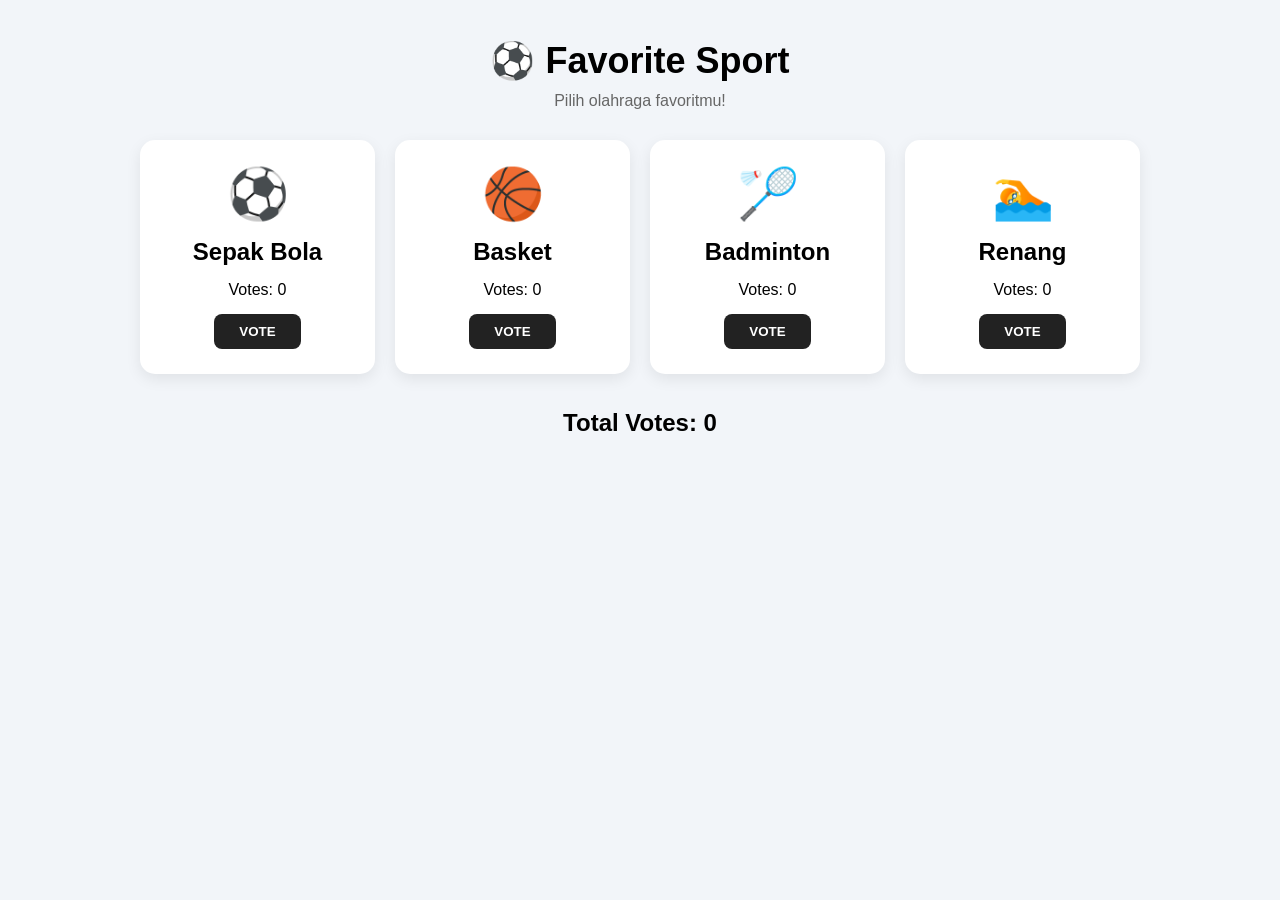
<file: TUGAS/bulanan-1/index.html>
<!DOCTYPE html>
<html lang="en">
<head>
    <meta charset="UTF-8">
    <meta name="viewport" content="width=device-width, initial-scale=1.0">
    <title>Favorite Sport Voting</title>

    <link rel="stylesheet" href="style.css">
</head>

<body>

    <div class="container">

        <h1>⚽ Favorite Sport</h1>
        <p>Pilih olahraga favoritmu!</p>

        <div class="cards">

            <div class="card">
                <div class="emoji">⚽</div>
                <h2>Sepak Bola</h2>
                <p>Votes: <span id="footballVotes">0</span></p>
                <button id="footballBtn">VOTE</button>
            </div>

            <div class="card">
                <div class="emoji">🏀</div>
                <h2>Basket</h2>
                <p>Votes: <span id="basketballVotes">0</span></p>
                <button id="basketballBtn">VOTE</button>
            </div>

            <div class="card">
                <div class="emoji">🏸</div>
                <h2>Badminton</h2>
                <p>Votes: <span id="badmintonVotes">0</span></p>
                <button id="badmintonBtn">VOTE</button>
            </div>

            <div class="card">
                <div class="emoji">🏊</div>
                <h2>Renang</h2>
                <p>Votes: <span id="swimmingVotes">0</span></p>
                <button id="swimmingBtn">VOTE</button>
            </div>

        </div>

        <h2>Total Votes: <span id="totalVotes">0</span></h2>

        <p id="message"></p>

    </div>

    <script src="script.js"></script>
</body>
</html>
</file>
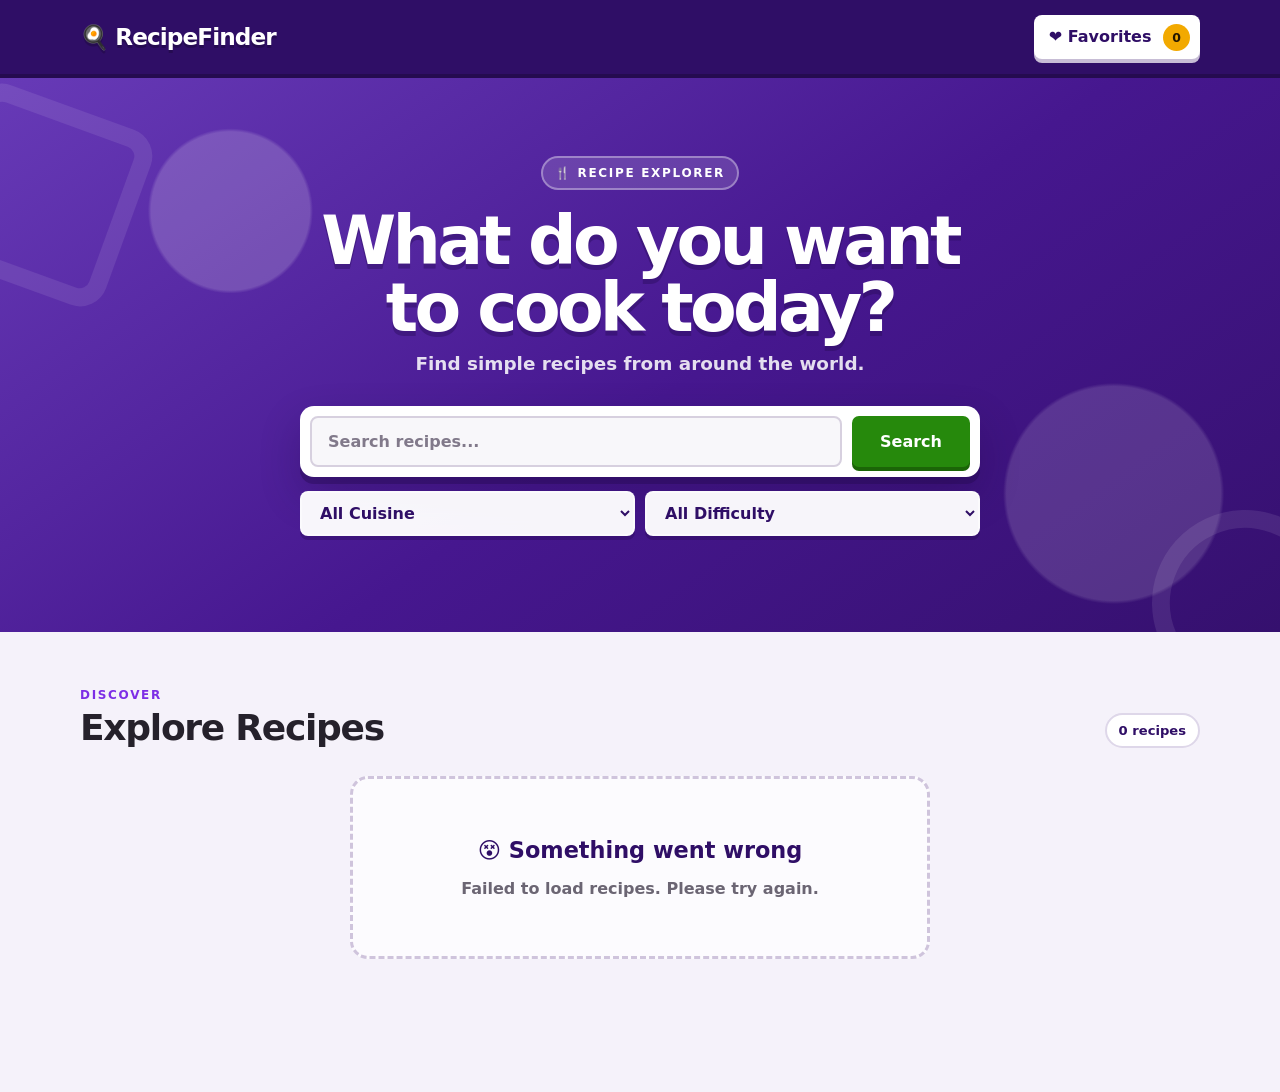
<file: TUGAS/bulanan-2/index.html>
<!DOCTYPE html>
<html lang="id">
<head>
  <meta charset="UTF-8">
  <meta name="viewport" content="width=device-width, initial-scale=1.0">
  <title>Recipe Finder</title>
  <link rel="stylesheet" href="style.css">
</head>
<body>
  <header class="navbar">
    <div class="container navbar-content">
      <a href="#" class="brand">🍳 RecipeFinder</a>
      <button id="favorite-button" class="favorite-button">
        ❤️ Favorites <span id="favorite-count">0</span>
      </button>
    </div>
  </header>

  <main>
    <section class="hero">
      <div class="container hero-content">
        <p class="eyebrow">🍴 RECIPE EXPLORER</p>
        <h1>What do you want to cook today?</h1>
        <p class="hero-description">Find simple recipes from around the world.</p>

        <form id="search-form" class="search-form">
          <input type="search" id="search-input" placeholder="Search recipes...">
          <button type="submit">Search</button>
        </form>

        <div class="filters">
          <select id="cuisine-filter">
            <option value="">All Cuisine</option>
          </select>
          <select id="difficulty-filter">
            <option value="">All Difficulty</option>
            <option value="Easy">Easy</option>
            <option value="Medium">Medium</option>
          </select>
        </div>
      </div>
    </section>

    <section class="recipes-section">
      <div class="container">
        <div class="section-header">
          <div>
            <p class="section-label">DISCOVER</p>
            <h2 id="section-title">Explore Recipes</h2>
          </div>
          <div class="results-summary">
            <p id="recipe-count" aria-live="polite">0 recipes</p>
            <button
              id="reset-filter-button"
              class="reset-filter-button"
              type="button"
              hidden
              aria-label="Reset search and filters"
              title="Reset search and filters"
            >
              <span class="reset-emoji" aria-hidden="true">🔄</span>
              <span>Reset</span>
            </button>
          </div>
        </div>

        <div id="loading-state" class="state-message">
          <span class="loader"></span>
          <p>Loading recipes...</p>
        </div>

        <div id="error-state" class="state-message" hidden>
          <h3>😵 Something went wrong</h3>
          <p>Failed to load recipes. Please try again.</p>
        </div>

        <div id="empty-state" class="state-message" hidden>
          <h3>🔍 Recipe not found</h3>
          <p>Try another keyword or filter.</p>
        </div>

        <div id="recipe-grid" class="recipe-grid" hidden></div>
      </div>
    </section>
  </main>

  <dialog id="recipe-dialog">
    <button id="close-dialog" class="close-dialog" aria-label="Close">×</button>
    <div id="dialog-content"></div>
  </dialog>

  <script src="script.js"></script>
</body>
</html>
</file>
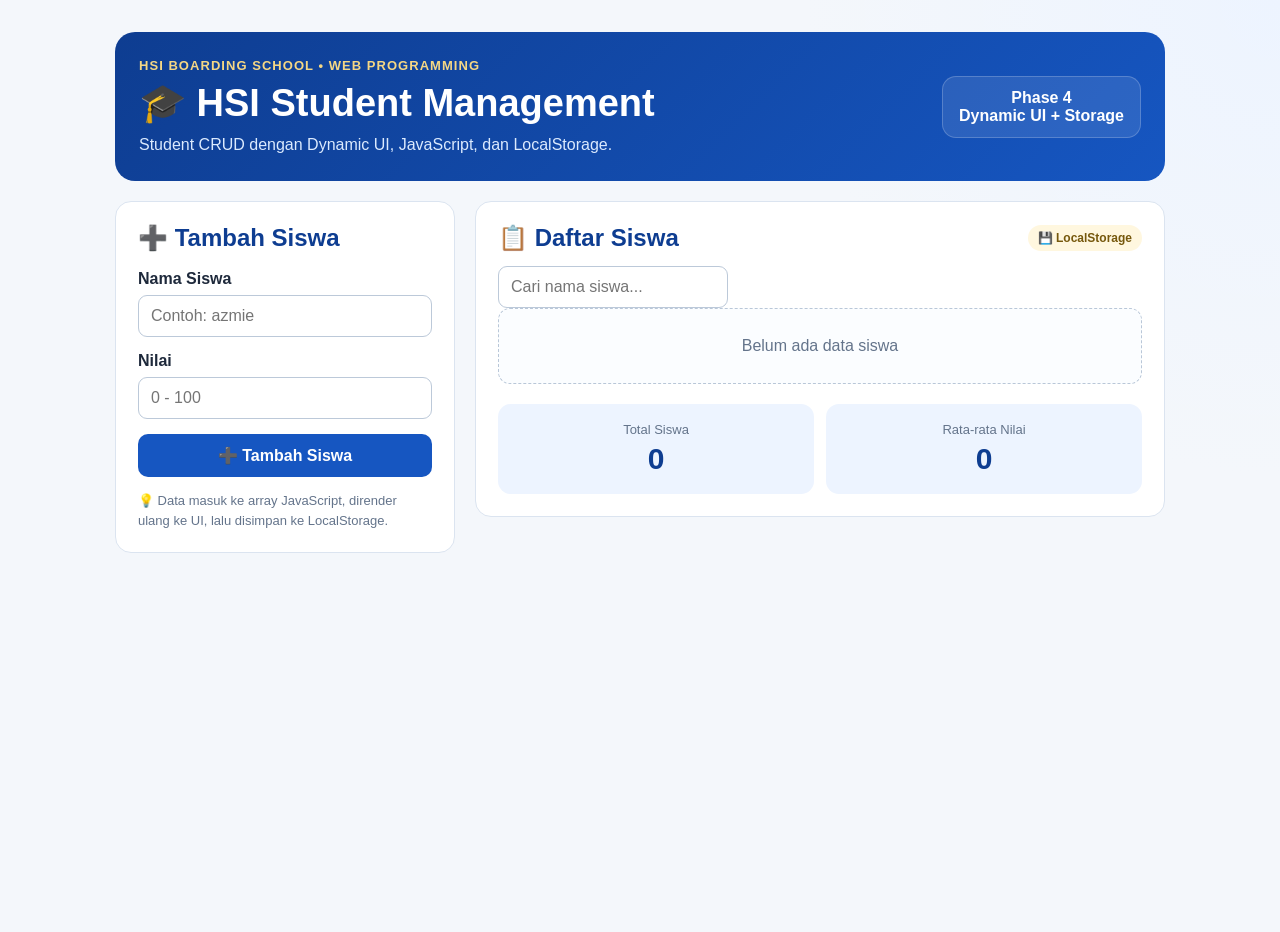
<file: TUGAS/tugas-3/index.html>
<!doctype html>
<html lang="id">
  <head>
    <meta charset="UTF-8" />
    <meta name="viewport" content="width=device-width, initial-scale=1.0" />
    <title>MANAGEMENT OF HSI STUDENTS</title>
    <style>
      :root {
        --blue: #1656c1;
        --blue-dark: #0e3d91;
        --blue-soft: #edf4ff;
        --gold: #b58b2f;
        --gold-soft: #fff7df;
        --white: #fff;
        --bg: #f4f7fb;
        --text: #1e293b;
        --muted: #64748b;
        --border: #dbe4f0;
        --danger: #c63737;
        --danger-soft: #fff0f0;
        --success: #18864b;
        --radius: 16px;
      }
      * {
        box-sizing: border-box;
      }
      body {
        margin: 0;
        min-height: 100vh;
        font-family: Arial, sans-serif;
        background: radial-gradient(circle at top right, #edf4ff 0, transparent 30%), var(--bg);
        color: var(--text);
      }
      button,
      input {
        font: inherit;
      }
      button {
        cursor: pointer;
      }
      .page {
        width: min(1050px, calc(100% - 30px));
        margin: 32px auto 50px;
      }
      .header {
        display: flex;
        justify-content: space-between;
        align-items: center;
        gap: 20px;
        padding: 24px;
        margin-bottom: 20px;
        color: var(--white);
        background: linear-gradient(135deg, var(--blue-dark), var(--blue));
        border-radius: 20px;
      }
      .school {
        display: inline-block;
        margin-bottom: 8px;
        font-size: 13px;
        font-weight: bold;
        letter-spacing: 0.08em;
        color: #f5d784;
      }
      .header h1 {
        margin: 0 0 8px;
        font-size: clamp(24px, 5vw, 38px);
      }
      .header p {
        margin: 0;
        max-width: 650px;
        line-height: 1.5;
        color: #dbeafe;
      }
      .phase-badge {
        flex-shrink: 0;
        padding: 12px 16px;
        border: 1px solid rgba(255, 255, 255, 0.2);
        border-radius: 14px;
        text-align: center;
        font-weight: bold;
        background: rgba(255, 255, 255, 0.1);
      }
      .concept-row {
        display: grid;
        grid-template-columns: repeat(4, 1fr);
        gap: 10px;
        margin-bottom: 20px;
      }
      .concept {
        padding: 13px;
        background: var(--white);
        border: 1px solid var(--border);
        border-radius: 13px;
        text-align: center;
        font-weight: bold;
        font-size: 14px;
      }
      .concept span {
        display: block;
        margin-top: 4px;
        color: var(--muted);
        font-size: 12px;
        font-weight: normal;
      }
      .app-grid {
        display: grid;
        grid-template-columns: 340px 1fr;
        gap: 20px;
        align-items: start;
      }
      .card {
        background: var(--white);
        border: 1px solid var(--border);
        border-radius: var(--radius);
        padding: 22px;
      }
      .card h2 {
        margin: 0 0 18px;
        color: var(--blue-dark);
      }
      label {
        display: block;
        margin-bottom: 7px;
        font-weight: bold;
      }
      input {
        width: 100%;
        padding: 11px 12px;
        margin-bottom: 15px;
        border: 1px solid #bcc9d9;
        border-radius: 9px;
        outline: none;
      }
      input:focus {
        border-color: var(--blue);
        box-shadow: 0 0 0 3px var(--blue-soft);
      }
      .primary-btn {
        width: 100%;
        padding: 12px;
        border: 0;
        border-radius: 10px;
        color: var(--white);
        background: var(--blue);
        font-weight: bold;
      }
      .primary-btn:hover {
        background: var(--blue-dark);
      }
      .cancel-btn {
        width: 100%;
        padding: 10px;
        margin-top: 9px;
        border: 1px solid var(--border);
        border-radius: 10px;
        color: var(--muted);
        background: #fff;
        font-weight: bold;
      }
      .form-note {
        margin: 14px 0 0;
        color: var(--muted);
        font-size: 13px;
        line-height: 1.5;
      }
      .alert {
        display: none;
        margin-bottom: 20px;
        padding: 12px 15px;
        border-radius: 10px;
        font-weight: bold;
      }
      .alert.show {
        display: block;
      }
      .alert.success {
        color: #126638;
        background: #ecfdf3;
        border: 1px solid #b7e4c9;
      }
      .alert.info {
        color: #76580c;
        background: var(--gold-soft);
        border: 1px solid #ead89c;
      }
      .list-header {
        display: flex;
        justify-content: space-between;
        align-items: center;
        gap: 10px;
        margin-bottom: 14px;
      }
      .list-header h2 {
        margin: 0;
      }
      .saved-status {
        padding: 6px 10px;
        border-radius: 999px;
        color: #76580c;
        background: var(--gold-soft);
        font-size: 12px;
        font-weight: bold;
      }
      .student-list {
        display: grid;
        gap: 10px;
      }
      .student-item {
        display: grid;
        grid-template-columns: 1fr auto auto;
        align-items: center;
        gap: 14px;
        padding: 14px;
        border: 1px solid var(--border);
        border-radius: 12px;
        background: #fbfdff;
      }
      .student-name {
        font-weight: bold;
      }
      .student-number {
        display: inline-block;
        margin-right: 7px;
        color: var(--gold);
      }
      .score {
        min-width: 58px;
        padding: 7px 10px;
        border-radius: 8px;
        text-align: center;
        font-weight: bold;
        color: var(--blue-dark);
        background: var(--blue-soft);
      }
      .action-buttons {
        display: flex;
        gap: 7px;
      }
      .edit-btn,
      .delete-btn {
        border: 0;
        border-radius: 8px;
        padding: 8px 10px;
        font-weight: bold;
      }
      .edit-btn {
        color: var(--blue-dark);
        background: var(--blue-soft);
      }
      .delete-btn {
        color: var(--danger);
        background: var(--danger-soft);
      }
      .empty {
        padding: 28px;
        border: 1px dashed #b9c7d8;
        border-radius: 12px;
        text-align: center;
        color: var(--muted);
        background: #fbfdff;
      }
      .stats {
        display: grid;
        grid-template-columns: repeat(2, 1fr);
        gap: 12px;
        margin-top: 20px;
      }
      .stat-box {
        padding: 18px;
        border-radius: 13px;
        text-align: center;
        color: var(--blue-dark);
        background: var(--blue-soft);
      }
      .stat-box span {
        display: block;
        margin-bottom: 5px;
        color: var(--muted);
        font-size: 13px;
      }
      .stat-box strong {
        font-size: 30px;
      }
      .search {
        max-width: 230px;
        margin: 0 !important;
      }
      @media (max-width: 800px) {
        .app-grid {
          grid-template-columns: 1fr;
        }
        .concept-row {
          grid-template-columns: repeat(2, 1fr);
        }
        .header {
          align-items: flex-start;
          flex-direction: column;
        }
      }
      @media (max-width: 520px) {
        .page {
          width: min(100% - 18px, 1050px);
          margin-top: 15px;
        }
        .concept-row {
          grid-template-columns: 1fr;
        }
        .list-header {
          align-items: stretch;
          flex-direction: column;
        }
        .search {
          max-width: none;
        }
        .student-item {
          grid-template-columns: 1fr auto;
        }
        .score {
          grid-column: 2;
          grid-row: 1;
        }
        .action-buttons {
          grid-column: 1/-1;
        }
        .action-buttons button {
          flex: 1;
        }
      }
    </style>
    <script src="./script.js" defer></script>
  </head>
  <body>
    <main class="page">
      <header class="header">
        <div>
          <span class="school">HSI BOARDING SCHOOL • WEB PROGRAMMING</span>
          <h1>🎓 HSI Student Management</h1>
          <p>Student CRUD dengan Dynamic UI, JavaScript, dan LocalStorage.</p>
        </div>
        <div class="phase-badge">Phase 4<br />Dynamic UI + Storage</div>
      </header>

      <div id="alertMessage" class="alert"></div>

      <section class="app-grid">
        <section class="card">
          <h2 id="formTitle">➕ Tambah Siswa</h2>
          <form id="studentForm">
            <label for="studentName">Nama Siswa</label>
            <input id="studentName" type="text" placeholder="Contoh: azmie" autocomplete="off" required />

            <label for="studentScore">Nilai</label>
            <input id="studentScore" type="number" min="0" max="100" placeholder="0 - 100" required />

            <button id="submitBtn" class="primary-btn" type="submit">➕ Tambah Siswa</button>
            <button id="cancelBtn" class="cancel-btn" type="button" hidden>Batal Edit</button>
          </form>
          <p class="form-note">
            💡 Data masuk ke array JavaScript, dirender ulang ke UI, lalu disimpan ke LocalStorage.
          </p>
        </section>

        <section class="card">
          <div class="list-header">
            <h2>📋 Daftar Siswa</h2>
            <span class="saved-status">💾 LocalStorage</span>
          </div>

          <input id="searchInput" class="search" type="search" placeholder="Cari nama siswa..." autocomplete="off" />

          <div id="studentList" class="student-list"></div>

          <div class="stats">
            <div class="stat-box"><span>Total Siswa</span><strong id="totalStudents">0</strong></div>
            <div class="stat-box"><span>Rata-rata Nilai</span><strong id="averageScore">0</strong></div>
          </div>
        </section>
      </section>
    </main>
  </body>
</html>
</file>
<file: TUGAS/bulanan-1/style.css>
* {
    box-sizing: border-box;
    margin: 0;
    padding: 0;
}

body {
    font-family: Arial, sans-serif;
    background: #f2f5f9;
    min-height: 100vh;
    padding: 40px 20px;
}

.container {
    max-width: 1000px;
    margin: auto;
    text-align: center;
}

h1 {
    font-size: 36px;
    margin-bottom: 10px;
}

.container > p {
    color: #666;
    margin-bottom: 30px;
}

.cards {
    display: grid;
    grid-template-columns: repeat(4, 1fr);
    gap: 20px;
}

.card {
    background: white;
    padding: 25px 15px;
    border-radius: 15px;
    box-shadow: 0 5px 15px rgba(0, 0, 0, 0.08);
}

.emoji {
    font-size: 50px;
    margin-bottom: 15px;
}

.card h2 {
    margin-bottom: 15px;
}

.card p {
    margin-bottom: 15px;
}

button {
    border: none;
    padding: 10px 25px;
    border-radius: 8px;
    background: #222;
    color: white;
    cursor: pointer;
    font-weight: bold;
}

button:hover {
    opacity: 0.8;
}

.container > h2 {
    margin-top: 35px;
}

#message {
    margin-top: 15px;
    font-weight: bold;
}

@media (max-width: 800px) {
    .cards {
        grid-template-columns: repeat(2, 1fr);
    }
}

@media (max-width: 500px) {
    .cards {
        grid-template-columns: 1fr;
    }
}
</file>
<file: TUGAS/bulanan-2/style.css>
:root {
  --purple: #46178f;
  --purple-dark: #2f0e66;
  --purple-light: #7d2ee6;
  --red: #e21b3c;
  --red-dark: #b3132f;
  --blue: #1368ce;
  --blue-dark: #0e4f9f;
  --gold: #f2a900;
  --gold-dark: #bd8300;
  --green: #26890c;
  --green-dark: #1b6507;
  --ink: #25212b;
  --muted: #6b6573;
  --surface: #ffffff;
  --page: #f5f2fa;
  --border: #ded7e9;
  --shadow: 0 5px 0 rgba(39, 13, 78, 0.14), 0 12px 30px rgba(39, 13, 78, 0.1);
  --font: "Arial Rounded MT Bold", "Nunito Sans", Nunito, Inter, system-ui, -apple-system, BlinkMacSystemFont, "Segoe UI", sans-serif;
}

* {
  box-sizing: border-box;
}

html {
  scroll-behavior: smooth;
}

body {
  min-width: 320px;
  margin: 0;
  background: var(--page);
  color: var(--ink);
  font-family: var(--font);
  font-weight: 600;
  -webkit-font-smoothing: antialiased;
}

button,
input,
select {
  font: inherit;
}

button,
select {
  cursor: pointer;
}

button,
input,
select,
a {
  -webkit-tap-highlight-color: transparent;
}

button:focus-visible,
input:focus-visible,
select:focus-visible,
a:focus-visible {
  outline: 4px solid #fff;
  outline-offset: 3px;
  box-shadow: 0 0 0 7px var(--blue);
}

.container {
  width: min(1120px, calc(100% - 40px));
  margin-inline: auto;
}

.navbar {
  position: relative;
  z-index: 10;
  background: var(--purple-dark);
  border-bottom: 4px solid rgba(0, 0, 0, 0.22);
}

.navbar-content {
  min-height: 74px;
  display: flex;
  align-items: center;
  justify-content: space-between;
  gap: 20px;
}

.brand {
  color: #fff;
  text-decoration: none;
  font-size: clamp(1.15rem, 2vw, 1.45rem);
  font-weight: 900;
  letter-spacing: -0.04em;
  text-shadow: 0 3px 0 rgba(0, 0, 0, 0.2);
}

.favorite-button {
  min-height: 44px;
  padding: 8px 10px 8px 15px;
  border: 0;
  border-radius: 8px;
  background: #fff;
  box-shadow: 0 4px 0 #c7bdd5;
  color: var(--purple-dark);
  font-weight: 900;
  transition: transform 120ms ease, box-shadow 120ms ease;
}

.favorite-button:hover {
  transform: translateY(-2px);
  box-shadow: 0 6px 0 #c7bdd5;
}

.favorite-button:active {
  transform: translateY(4px);
  box-shadow: 0 0 0 #c7bdd5;
}

#favorite-count {
  min-width: 27px;
  height: 27px;
  display: inline-flex;
  align-items: center;
  justify-content: center;
  margin-left: 6px;
  padding-inline: 6px;
  border-radius: 999px;
  background: var(--gold);
  color: #241700;
  font-size: 0.78rem;
  font-weight: 900;
}

.hero {
  position: relative;
  isolation: isolate;
  overflow: hidden;
  padding: 78px 0 96px;
  background:
    radial-gradient(circle at 18% 24%, rgba(255, 255, 255, 0.18) 0 7%, transparent 7.3%),
    radial-gradient(circle at 87% 75%, rgba(255, 255, 255, 0.14) 0 9%, transparent 9.3%),
    linear-gradient(145deg, #673ab7 0%, var(--purple) 54%, #35106e 100%);
  color: #fff;
}

.hero::before,
.hero::after {
  content: "";
  position: absolute;
  z-index: -1;
  width: 150px;
  height: 150px;
  border: 18px solid rgba(255, 255, 255, 0.09);
  transform: rotate(20deg);
}

.hero::before {
  top: 24px;
  left: -52px;
  border-radius: 28px;
}

.hero::after {
  right: -58px;
  bottom: -64px;
  border-radius: 50%;
}

.hero-content {
  max-width: 800px;
  text-align: center;
}

.eyebrow,
.section-label {
  margin: 0;
  font-size: 0.75rem;
  font-weight: 900;
  letter-spacing: 0.14em;
}

.eyebrow {
  width: fit-content;
  margin-inline: auto;
  padding: 8px 12px;
  border: 2px solid rgba(255, 255, 255, 0.35);
  border-radius: 999px;
  background: rgba(255, 255, 255, 0.14);
  color: #fff;
}

.hero h1 {
  max-width: 760px;
  margin: 18px auto 12px;
  font-size: clamp(2.35rem, 6vw, 4.25rem);
  font-weight: 900;
  line-height: 0.98;
  letter-spacing: -0.055em;
  text-wrap: balance;
  text-shadow: 0 5px 0 rgba(34, 8, 77, 0.35);
}

.hero-description {
  margin: 0;
  color: rgba(255, 255, 255, 0.86);
  font-size: clamp(1rem, 2vw, 1.15rem);
  font-weight: 700;
}

.search-form {
  max-width: 680px;
  display: flex;
  gap: 10px;
  margin: 32px auto 14px;
  padding: 10px;
  border-radius: 14px;
  background: #fff;
  box-shadow: 0 7px 0 rgba(34, 8, 77, 0.38), 0 18px 40px rgba(24, 5, 55, 0.24);
}

.search-form input {
  min-width: 0;
  flex: 1;
  padding: 14px 16px;
  border: 2px solid #d7d0df;
  border-radius: 8px;
  outline: none;
  background: #f8f7fa;
  color: var(--ink);
  font-weight: 700;
  transition: border-color 150ms ease, background 150ms ease;
}

.search-form input::placeholder {
  color: #81798a;
}

.search-form input:focus {
  border-color: var(--blue);
  background: #fff;
}

.search-form button,
.detail-button {
  border: 0;
  border-radius: 7px;
  color: #fff;
  font-weight: 900;
  transition: transform 100ms ease, filter 150ms ease, box-shadow 100ms ease;
}

.search-form button {
  min-width: 118px;
  padding: 0 24px;
  background: var(--green);
  box-shadow: 0 4px 0 var(--green-dark);
}

.search-form button:hover,
.detail-button:hover {
  filter: brightness(1.08);
  transform: translateY(-1px);
}

.search-form button:active,
.detail-button:active {
  transform: translateY(4px);
  box-shadow: none;
}

.filters {
  max-width: 680px;
  display: flex;
  justify-content: center;
  gap: 10px;
  margin-inline: auto;
}

.filters select {
  min-height: 44px;
  flex: 1;
  padding: 10px 38px 10px 14px;
  border: 2px solid rgba(255, 255, 255, 0.48);
  border-radius: 8px;
  background: rgba(255, 255, 255, 0.96);
  color: var(--purple-dark);
  font-weight: 800;
  box-shadow: 0 4px 0 rgba(35, 7, 76, 0.32);
}

.recipes-section {
  position: relative;
  min-height: 460px;
  padding: 56px 0 88px;
}

.section-header {
  display: flex;
  align-items: end;
  justify-content: space-between;
  gap: 24px;
  margin-bottom: 28px;
}

.section-label {
  color: var(--purple-light);
}

.section-header h2 {
  margin: 5px 0 0;
  font-size: clamp(1.7rem, 3vw, 2.25rem);
  font-weight: 900;
  letter-spacing: -0.035em;
}

#recipe-count {
  margin: 0;
  padding: 8px 12px;
  border: 2px solid var(--border);
  border-radius: 999px;
  background: #fff;
  color: var(--purple-dark);
  font-size: 0.82rem;
  font-weight: 900;
  white-space: nowrap;
}

.results-summary {
  display: flex;
  align-items: center;
  gap: 10px;
}

.reset-filter-button {
  display: inline-flex;
  align-items: center;
  justify-content: center;
  gap: 5px;
  min-height: 30px;
  padding: 5px 9px;
  border: 2px solid var(--border);
  border-radius: 7px;
  background: #fff;
  box-shadow: 0 4px 0 #c6bdcf;
  color: var(--purple-dark);
  font: inherit;
  font-size: 0.75rem;
  font-weight: 900;
  cursor: pointer;
  transition: filter 150ms ease, transform 100ms ease, box-shadow 100ms ease;
}

.reset-filter-button:hover {
  filter: brightness(1.03);
  transform: translateY(-1px);
}

.reset-filter-button:hover .reset-emoji {
  transform: rotate(-25deg) scale(1.18);
}

.reset-filter-button:active {
  box-shadow: none;
  transform: translateY(4px);
}

.reset-filter-button[hidden] {
  display: none;
}

.reset-emoji {
  display: inline-block;
  transform-origin: center;
  transition: transform 180ms ease;
}

.recipe-grid {
  display: grid;
  grid-template-columns: repeat(auto-fill, minmax(245px, 1fr));
  gap: 24px;
}

.recipe-card {
  position: relative;
  overflow: hidden;
  display: flex;
  flex-direction: column;
  border: 0;
  border-radius: 14px;
  background: var(--surface);
  box-shadow: var(--shadow);
  transition: transform 180ms ease, box-shadow 180ms ease;
}

.recipe-card::before {
  content: "";
  position: absolute;
  z-index: 2;
  inset: 0 0 auto;
  height: 7px;
  background: var(--red);
}

.recipe-card:nth-child(4n + 2)::before {
  background: var(--blue);
}

.recipe-card:nth-child(4n + 3)::before {
  background: var(--gold);
}

.recipe-card:nth-child(4n + 4)::before {
  background: var(--green);
}

.recipe-card:hover {
  transform: translateY(-7px) rotate(-0.25deg);
  box-shadow: 0 8px 0 rgba(39, 13, 78, 0.14), 0 20px 40px rgba(39, 13, 78, 0.16);
}

.recipe-card:nth-child(even):hover {
  transform: translateY(-7px) rotate(0.25deg);
}

.recipe-image {
  width: 100%;
  height: 190px;
  display: block;
  object-fit: cover;
  background: #e7e0ef;
}

.recipe-body {
  flex: 1;
  display: flex;
  flex-direction: column;
  padding: 19px;
}

.recipe-cuisine {
  width: fit-content;
  display: inline-block;
  margin-bottom: 8px;
  padding: 5px 8px;
  border-radius: 5px;
  background: #eee5ff;
  color: var(--purple);
  font-size: 0.68rem;
  font-weight: 900;
  letter-spacing: 0.07em;
  text-transform: uppercase;
}

.recipe-title {
  margin: 0 0 13px;
  font-size: 1.12rem;
  font-weight: 900;
  line-height: 1.25;
}

.recipe-meta {
  display: flex;
  flex-wrap: wrap;
  gap: 7px;
  margin-bottom: 18px;
  color: #5c5663;
  font-size: 0.75rem;
  font-weight: 800;
}

.recipe-meta span {
  padding: 5px 7px;
  border-radius: 5px;
  background: #f1eef5;
}

.recipe-actions {
  display: flex;
  gap: 9px;
  margin-top: auto;
}

.detail-button {
  min-height: 42px;
  flex: 1;
  padding: 10px;
  background: var(--blue);
  box-shadow: 0 4px 0 var(--blue-dark);
}

.like-button {
  width: 44px;
  min-height: 42px;
  border: 2px solid #d6cede;
  border-radius: 7px;
  background: #fff;
  box-shadow: 0 4px 0 #c6bdcf;
  color: var(--red);
  font-size: 1.25rem;
  transition: transform 100ms ease, background 150ms ease, box-shadow 100ms ease;
}

.like-button:hover {
  background: #fff0f3;
  transform: translateY(-1px);
}

.like-button:active {
  transform: translateY(4px);
  box-shadow: none;
}

.state-message {
  max-width: 580px;
  margin-inline: auto;
  padding: 58px 24px;
  border: 3px dashed #cfc4dc;
  border-radius: 18px;
  background: rgba(255, 255, 255, 0.7);
  text-align: center;
  color: var(--muted);
}

.state-message h3 {
  margin: 0 0 8px;
  color: var(--purple-dark);
  font-size: 1.4rem;
  font-weight: 900;
}

.state-message p {
  margin-bottom: 0;
}

.loader {
  width: 44px;
  height: 44px;
  display: inline-block;
  border: 6px solid #ded4ed;
  border-top-color: var(--purple);
  border-radius: 50%;
  animation: spin 0.8s linear infinite;
}

@keyframes spin {
  to {
    transform: rotate(360deg);
  }
}

dialog {
  width: min(720px, calc(100% - 28px));
  max-height: min(90vh, 860px);
  padding: 0;
  border: 0;
  border-radius: 16px;
  overflow: auto;
  background: #fff;
  color: var(--ink);
  box-shadow: 0 12px 0 rgba(29, 8, 61, 0.38), 0 30px 80px rgba(20, 4, 45, 0.45);
  animation: dialog-pop 180ms ease-out;
}

dialog::backdrop {
  background: rgba(31, 8, 66, 0.78);
  backdrop-filter: blur(4px);
}

@keyframes dialog-pop {
  from {
    opacity: 0;
    transform: scale(0.95) translateY(14px);
  }
}

.close-dialog {
  position: absolute;
  z-index: 3;
  top: 14px;
  right: 14px;
  width: 42px;
  height: 42px;
  display: grid;
  place-items: center;
  padding: 0 0 3px;
  border: 0;
  border-radius: 8px;
  background: #fff;
  box-shadow: 0 4px 0 #bdb4c8, 0 5px 14px rgba(0, 0, 0, 0.18);
  color: var(--purple-dark);
  font-size: 1.75rem;
  font-weight: 900;
  line-height: 1;
}

.close-dialog:active {
  transform: translateY(4px);
  box-shadow: none;
}

.dialog-image {
  width: 100%;
  height: 310px;
  display: block;
  object-fit: cover;
  background: #e7e0ef;
}

.dialog-body {
  padding: 30px;
}

.dialog-body h2 {
  margin: 2px 0 14px;
  color: var(--purple-dark);
  font-size: clamp(1.7rem, 4vw, 2.4rem);
  font-weight: 900;
  line-height: 1.08;
  letter-spacing: -0.04em;
}

.dialog-meta {
  display: flex;
  flex-wrap: wrap;
  gap: 8px;
  color: #4f4856;
  font-size: 0.84rem;
  font-weight: 800;
}

.dialog-meta span {
  padding: 7px 9px;
  border-radius: 6px;
  background: #f0ecf4;
}

.dialog-body h3 {
  margin: 28px 0 10px;
  color: var(--purple-dark);
  font-size: 1.15rem;
  font-weight: 900;
}

.ingredients {
  display: grid;
  grid-template-columns: repeat(2, minmax(0, 1fr));
  gap: 8px 26px;
  margin: 0;
  padding-left: 21px;
  line-height: 1.55;
}

.ingredients li::marker {
  color: var(--green);
}

.instructions {
  line-height: 1.7;
}

.instructions p {
  margin: 0 0 10px;
  padding: 12px 14px;
  border-left: 5px solid var(--blue);
  border-radius: 0 8px 8px 0;
  background: #f4f8fd;
}

.instructions p:nth-child(4n + 2) {
  border-left-color: var(--red);
  background: #fff4f6;
}

.instructions p:nth-child(4n + 3) {
  border-left-color: var(--gold);
  background: #fff9e8;
}

.instructions p:nth-child(4n + 4) {
  border-left-color: var(--green);
  background: #f3faef;
}

@media (max-width: 680px) {
  .container {
    width: min(1120px, calc(100% - 28px));
  }

  .navbar-content {
    min-height: 66px;
  }

  .favorite-button {
    font-size: 0;
  }

  .favorite-button::before {
    content: "❤️";
    font-size: 1rem;
  }

  #favorite-count {
    font-size: 0.75rem;
  }

  .hero {
    padding: 58px 0 72px;
  }

  .hero h1 {
    font-size: clamp(2.25rem, 12vw, 3.4rem);
  }

  .search-form {
    flex-direction: column;
    padding: 9px;
  }

  .search-form button {
    min-height: 48px;
  }

  .filters {
    flex-direction: column;
  }

  .filters select {
    width: 100%;
    flex: none;
  }

  .recipes-section {
    padding: 44px 0 68px;
  }

  .section-header {
    align-items: flex-start;
    flex-direction: column;
    gap: 14px;
  }

  .results-summary {
    width: 100%;
    justify-content: space-between;
  }

  .recipe-grid {
    grid-template-columns: 1fr;
  }

  .recipe-image {
    height: min(58vw, 240px);
  }

  .dialog-image {
    height: 230px;
  }

  .dialog-body {
    padding: 24px 20px 28px;
  }

  .ingredients {
    grid-template-columns: 1fr;
  }
}

@media (prefers-reduced-motion: reduce) {
  html {
    scroll-behavior: auto;
  }

  *,
  *::before,
  *::after {
    scroll-behavior: auto !important;
    animation-duration: 0.01ms !important;
    animation-iteration-count: 1 !important;
    transition-duration: 0.01ms !important;
  }
}
</file>
